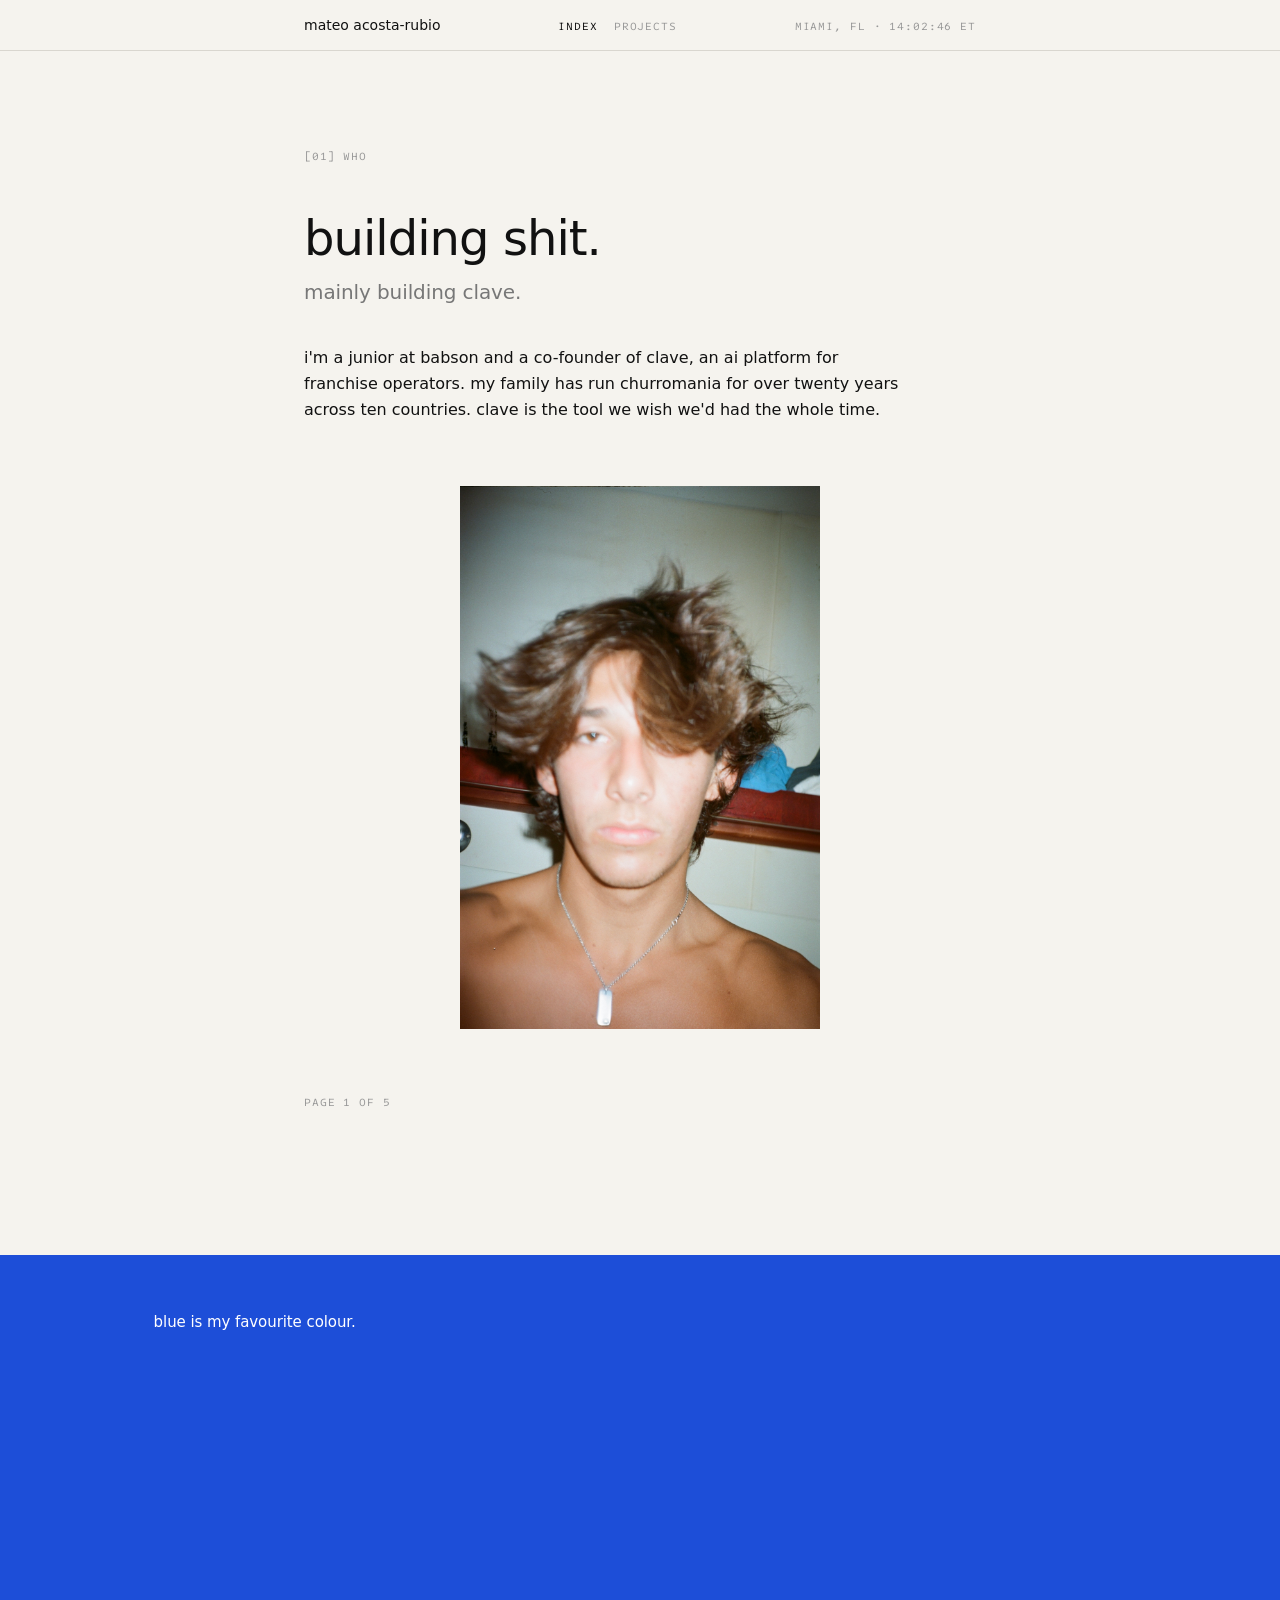
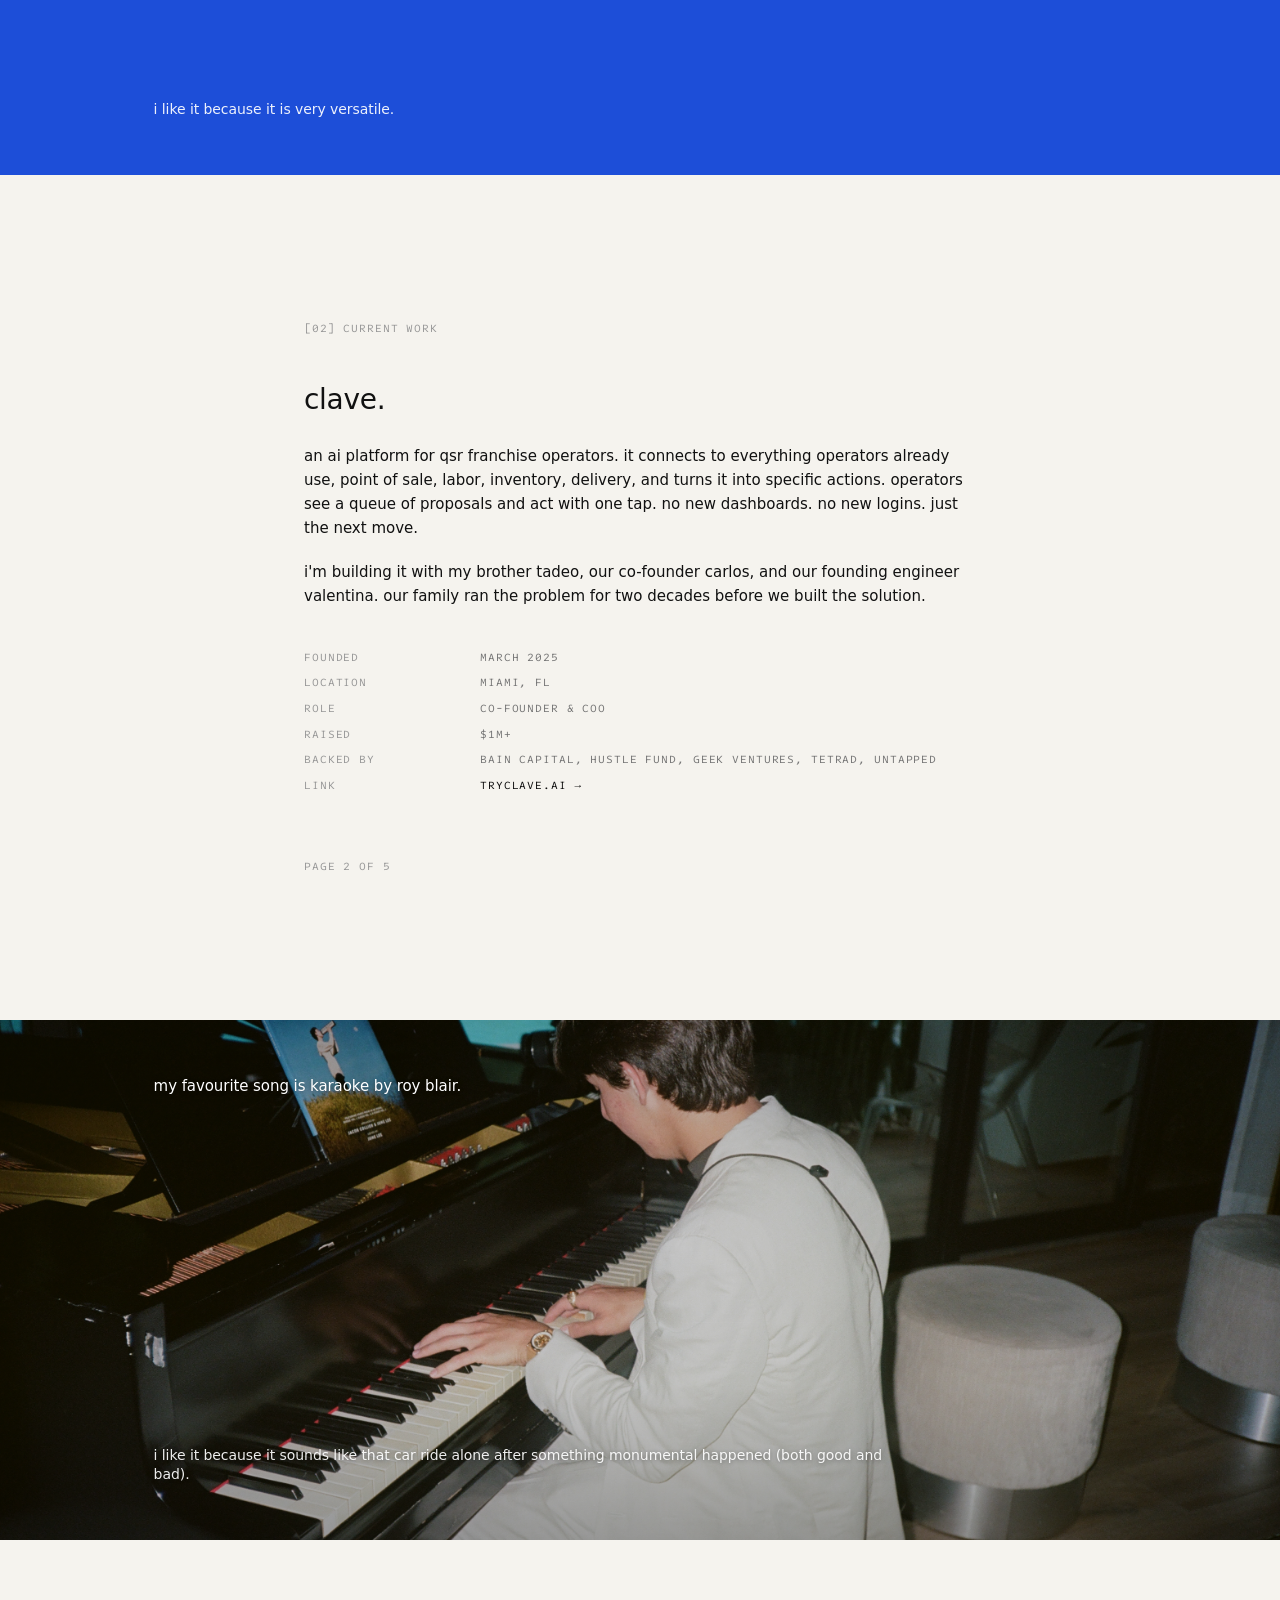
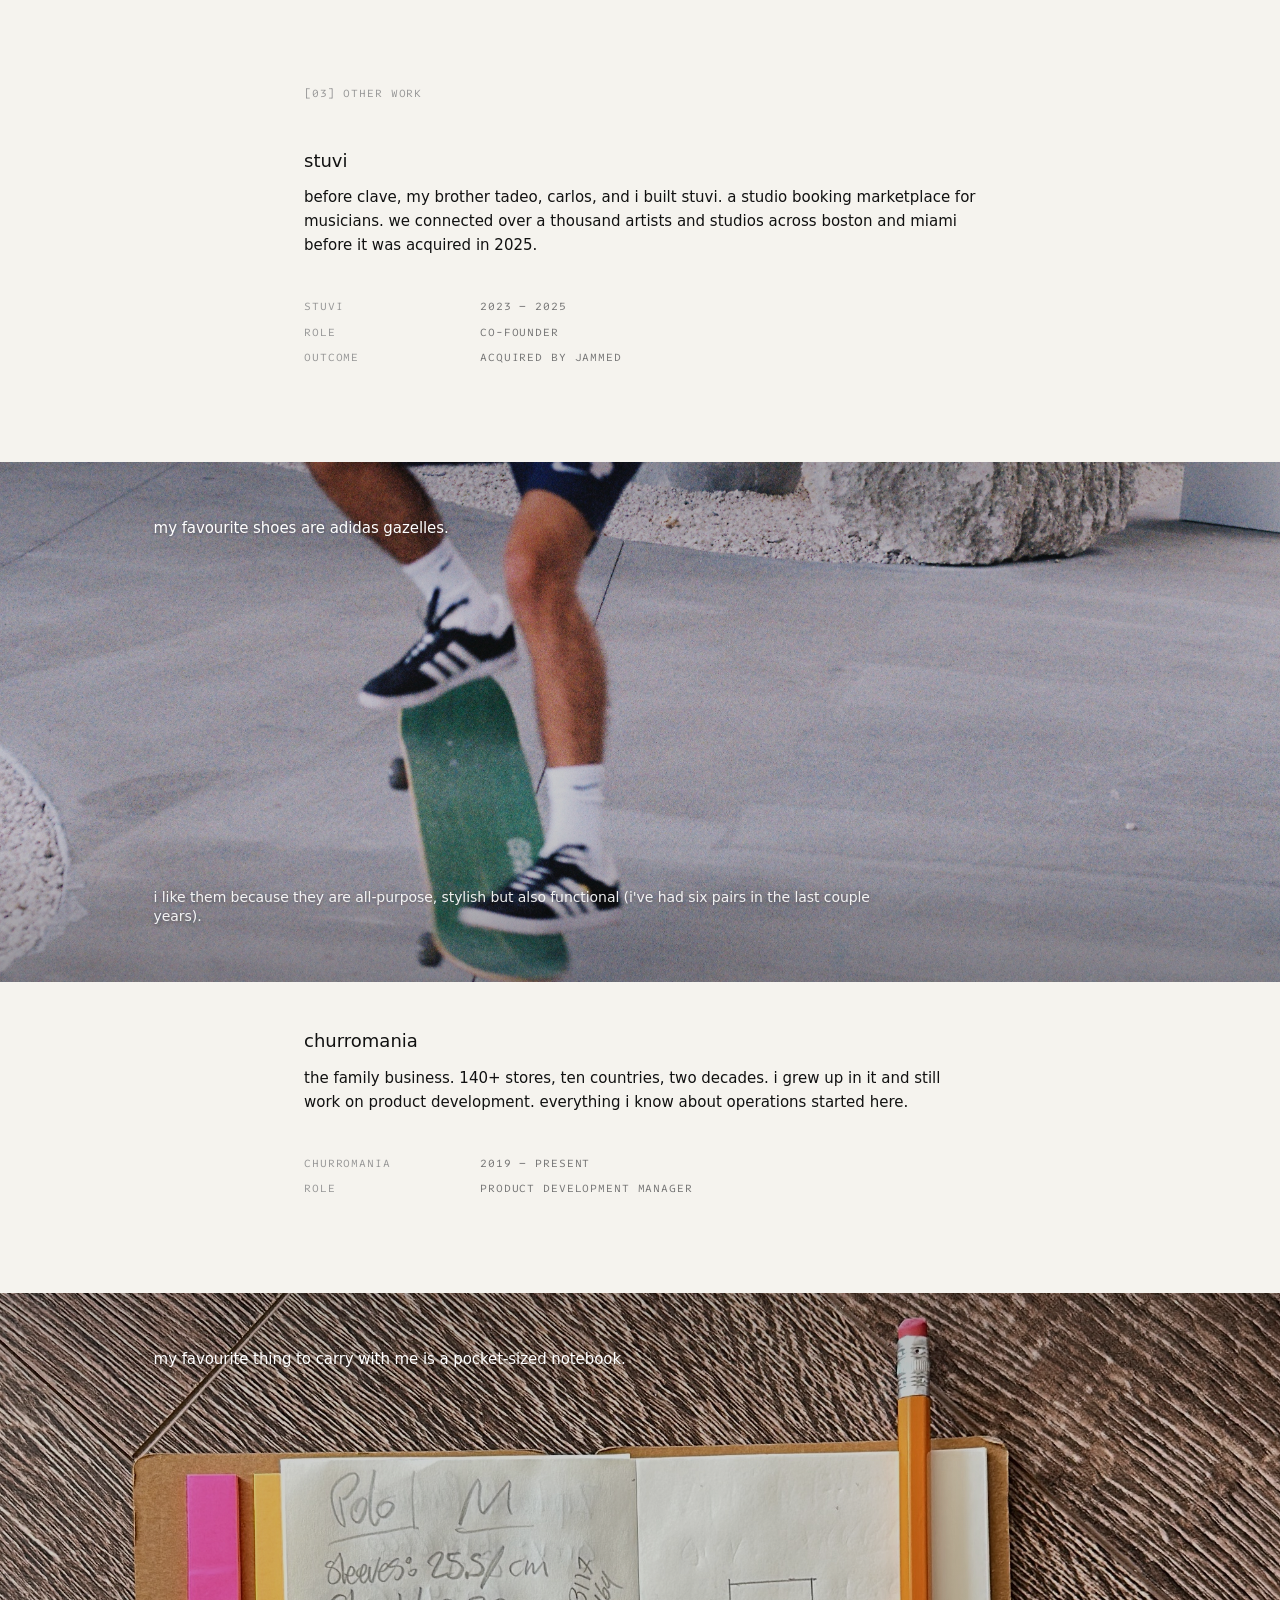
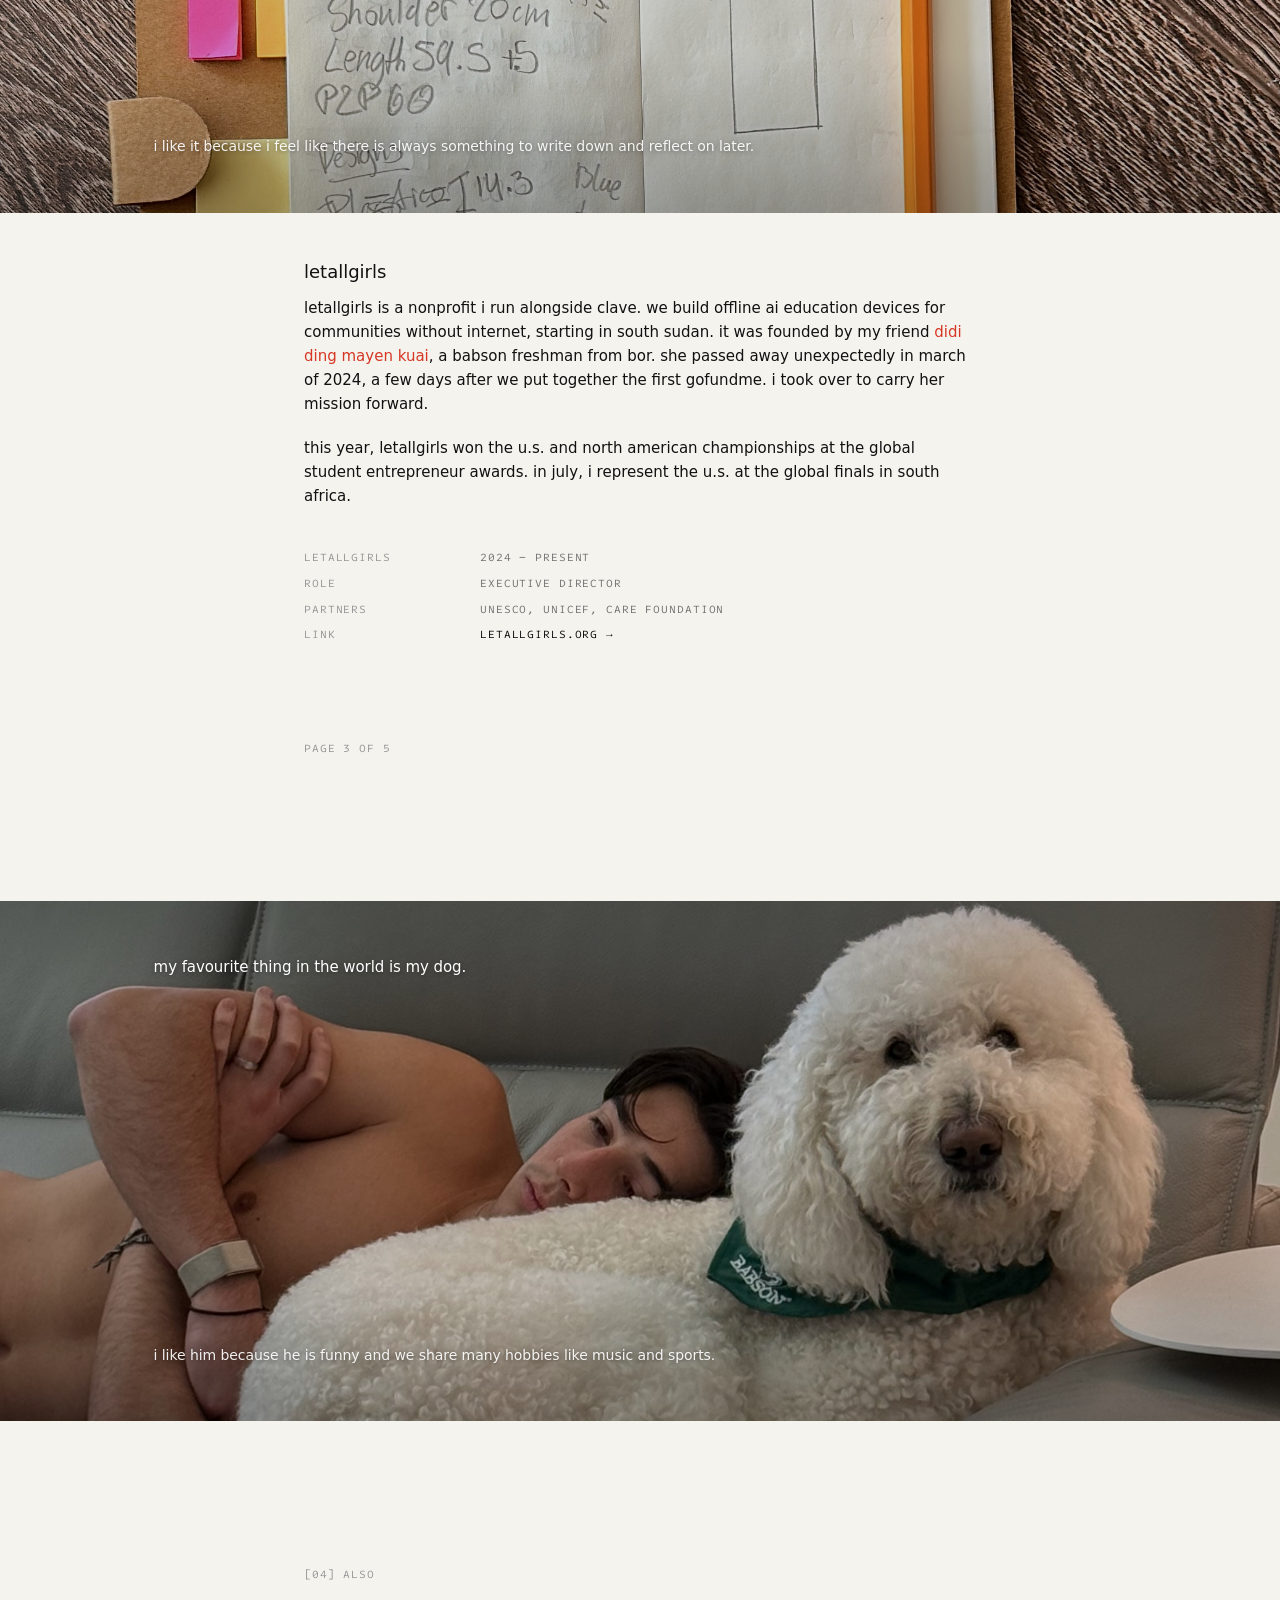
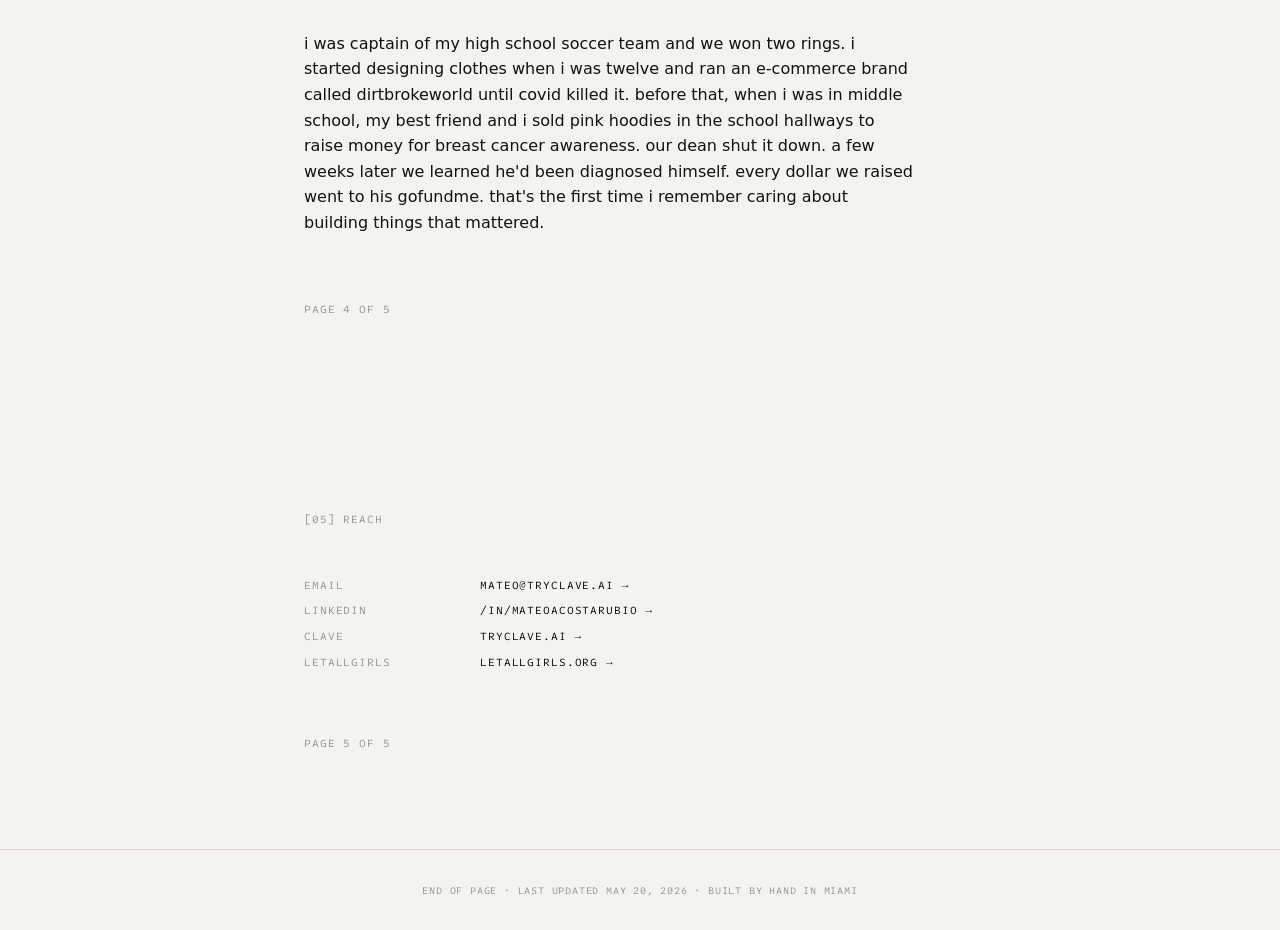
<file: index.html>
<!doctype html>
<html lang="en">
<head>
  <meta charset="utf-8">
  <meta name="viewport" content="width=device-width, initial-scale=1">
  <title>mateo acosta-rubio</title>
  <meta name="description" content="mateo acosta-rubio. co-founder of clave. executive director of letallgirls. miami.">

  <link rel="preconnect" href="https://api.fontshare.com" crossorigin>
  <link rel="preconnect" href="https://fonts.googleapis.com">
  <link rel="preconnect" href="https://fonts.gstatic.com" crossorigin>
  <link rel="stylesheet" href="https://api.fontshare.com/v2/css?f[]=switzer@400,500,600,700&display=swap">
  <link rel="stylesheet" href="https://fonts.googleapis.com/css2?family=Intel+One+Mono:wght@400;500;700&display=swap">

  <link rel="stylesheet" href="style.css">
</head>
<body>
  <header class="site">
    <div class="row">
      <div class="name">mateo acosta-rubio</div>
      <nav class="nav">
        <a href="index.html" class="here">INDEX</a>
        <a href="projects.html">PROJECTS</a>
      </nav>
      <div class="meta">MIAMI, FL · <span id="clock">--:--:-- ET</span></div>
    </div>
  </header>

  <main>

    <!-- [01] WHO -->
    <section id="who">
      <span class="mono label">[01] WHO</span>

      <h1 class="hero">building shit.</h1>
      <p class="subtitle">mainly building clave.</p>

      <p class="lede">i'm a junior at babson and a co-founder of clave, an ai platform for franchise operators. my family has run churromania for over twenty years across ten countries. clave is the tool we wish we'd had the whole time.</p>

      <img class="portrait" src="images/main.jpg" alt="mateo acosta-rubio">

      <span class="mono page-of">PAGE 1 OF 5</span>
    </section>

    <div class="slab">
      <p class="line line-top">blue is my favourite colour.</p>
      <p class="line line-bot">i like it because it is very versatile.</p>
    </div>

    <!-- [02] CURRENT WORK -->
    <section id="current-work">
      <span class="mono label">[02] CURRENT WORK</span>

      <h2 class="section-head">clave.</h2>

      <p>an ai platform for qsr franchise operators. it connects to everything operators already use, point of sale, labor, inventory, delivery, and turns it into specific actions. operators see a queue of proposals and act with one tap. no new dashboards. no new logins. just the next move.</p>

      <p>i'm building it with my brother tadeo, our co-founder carlos, and our founding engineer valentina. our family ran the problem for two decades before we built the solution.</p>

      <dl class="meta-block">
        <dt>FOUNDED</dt>      <dd>MARCH 2025</dd>
        <dt>LOCATION</dt>     <dd>MIAMI, FL</dd>
        <dt>ROLE</dt>         <dd>CO-FOUNDER &amp; COO</dd>
        <dt>RAISED</dt>       <dd>$1M+</dd>
        <dt>BACKED BY</dt>    <dd>BAIN CAPITAL, HUSTLE FUND, GEEK VENTURES, TETRAD, UNTAPPED</dd>
        <dt>LINK</dt>         <dd><a href="https://tryclave.ai">TRYCLAVE.AI →</a></dd>
      </dl>

      <span class="mono page-of">PAGE 2 OF 5</span>
    </section>

    <div class="slab slab--image slab--kareoke">
      <p class="line line-top">my favourite song is karaoke by roy blair.</p>
      <p class="line line-bot">i like it because it sounds like that car ride alone after something monumental happened (both good and bad).</p>
    </div>

    <!-- [03] OTHER WORK -->
    <section id="other-work">
      <span class="mono label">[03] OTHER WORK</span>

      <div class="block">
        <h3 class="sub-head">stuvi</h3>
        <p>before clave, my brother tadeo, carlos, and i built stuvi. a studio booking marketplace for musicians. we connected over a thousand artists and studios across boston and miami before it was acquired in 2025.</p>
        <dl class="meta-block">
          <dt>STUVI</dt>    <dd>2023 — 2025</dd>
          <dt>ROLE</dt>     <dd>CO-FOUNDER</dd>
          <dt>OUTCOME</dt>  <dd>ACQUIRED BY JAMMED</dd>
        </dl>
      </div>

      <div class="slab slab--image slab--gazelle">
        <p class="line line-top">my favourite shoes are adidas gazelles.</p>
        <p class="line line-bot">i like them because they are all-purpose, stylish but also functional (i've had six pairs in the last couple years).</p>
      </div>

      <div class="block">
        <h3 class="sub-head">churromania</h3>
        <p>the family business. 140+ stores, ten countries, two decades. i grew up in it and still work on product development. everything i know about operations started here.</p>
        <dl class="meta-block">
          <dt>CHURROMANIA</dt> <dd>2019 — PRESENT</dd>
          <dt>ROLE</dt>        <dd>PRODUCT DEVELOPMENT MANAGER</dd>
        </dl>
      </div>

      <div class="slab slab--image slab--notebook">
        <p class="line line-top">my favourite thing to carry with me is a pocket-sized notebook.</p>
        <p class="line line-bot">i like it because i feel like there is always something to write down and reflect on later.</p>
      </div>

      <div class="block">
        <h3 class="sub-head">letallgirls</h3>
        <p>letallgirls is a nonprofit i run alongside clave. we build offline ai education devices for communities without internet, starting in south sudan. it was founded by my friend <span class="accent">didi ding mayen kuai</span>, a babson freshman from bor. she passed away unexpectedly in march of 2024, a few days after we put together the first gofundme. i took over to carry her mission forward.</p>
        <p>this year, letallgirls won the u.s. and north american championships at the global student entrepreneur awards. in july, i represent the u.s. at the global finals in south africa.</p>
        <dl class="meta-block">
          <dt>LETALLGIRLS</dt> <dd>2024 — PRESENT</dd>
          <dt>ROLE</dt>        <dd>EXECUTIVE DIRECTOR</dd>
          <dt>PARTNERS</dt>    <dd>UNESCO, UNICEF, CARE FOUNDATION</dd>
          <dt>LINK</dt>        <dd><a href="https://letallgirls.org">LETALLGIRLS.ORG →</a></dd>
        </dl>
      </div>

      <span class="mono page-of">PAGE 3 OF 5</span>
    </section>

    <div class="slab slab--image slab--dog">
      <p class="line line-top">my favourite thing in the world is my dog.</p>
      <p class="line line-bot">i like him because he is funny and we share many hobbies like music and sports.</p>
    </div>

    <!-- [04] ALSO -->
    <section id="also">
      <span class="mono label">[04] ALSO</span>

      <p class="lede">i was captain of my high school soccer team and we won two rings. i started designing clothes when i was twelve and ran an e-commerce brand called dirtbrokeworld until covid killed it. before that, when i was in middle school, my best friend and i sold pink hoodies in the school hallways to raise money for breast cancer awareness. our dean shut it down. a few weeks later we learned he'd been diagnosed himself. every dollar we raised went to his gofundme. that's the first time i remember caring about building things that mattered.</p>

      <span class="mono page-of">PAGE 4 OF 5</span>
    </section>

    <!-- [05] REACH -->
    <section id="reach">
      <span class="mono label">[05] REACH</span>

      <dl class="meta-block">
        <dt>EMAIL</dt>       <dd><a href="mailto:mateo@tryclave.ai">MATEO@TRYCLAVE.AI →</a></dd>
        <dt>LINKEDIN</dt>    <dd><a href="https://linkedin.com/in/mateoacostarubio">/IN/MATEOACOSTARUBIO →</a></dd>
        <dt>CLAVE</dt>       <dd><a href="https://tryclave.ai">TRYCLAVE.AI →</a></dd>
        <dt>LETALLGIRLS</dt> <dd><a href="https://letallgirls.org">LETALLGIRLS.ORG →</a></dd>
      </dl>

      <span class="mono page-of">PAGE 5 OF 5</span>
    </section>

  </main>

  <footer class="site">
    END OF PAGE · LAST UPDATED MAY 20, 2026 · BUILT BY HAND IN MIAMI
  </footer>

  <script>
    (function () {
      var el = document.getElementById('clock');
      var fmt = new Intl.DateTimeFormat('en-US', {
        timeZone: 'America/New_York',
        hour: '2-digit',
        minute: '2-digit',
        second: '2-digit',
        hour12: false
      });
      function tick() {
        el.textContent = fmt.format(new Date()) + ' ET';
      }
      tick();
      setInterval(tick, 1000);
    })();
  </script>
</body>
</html>
</file>
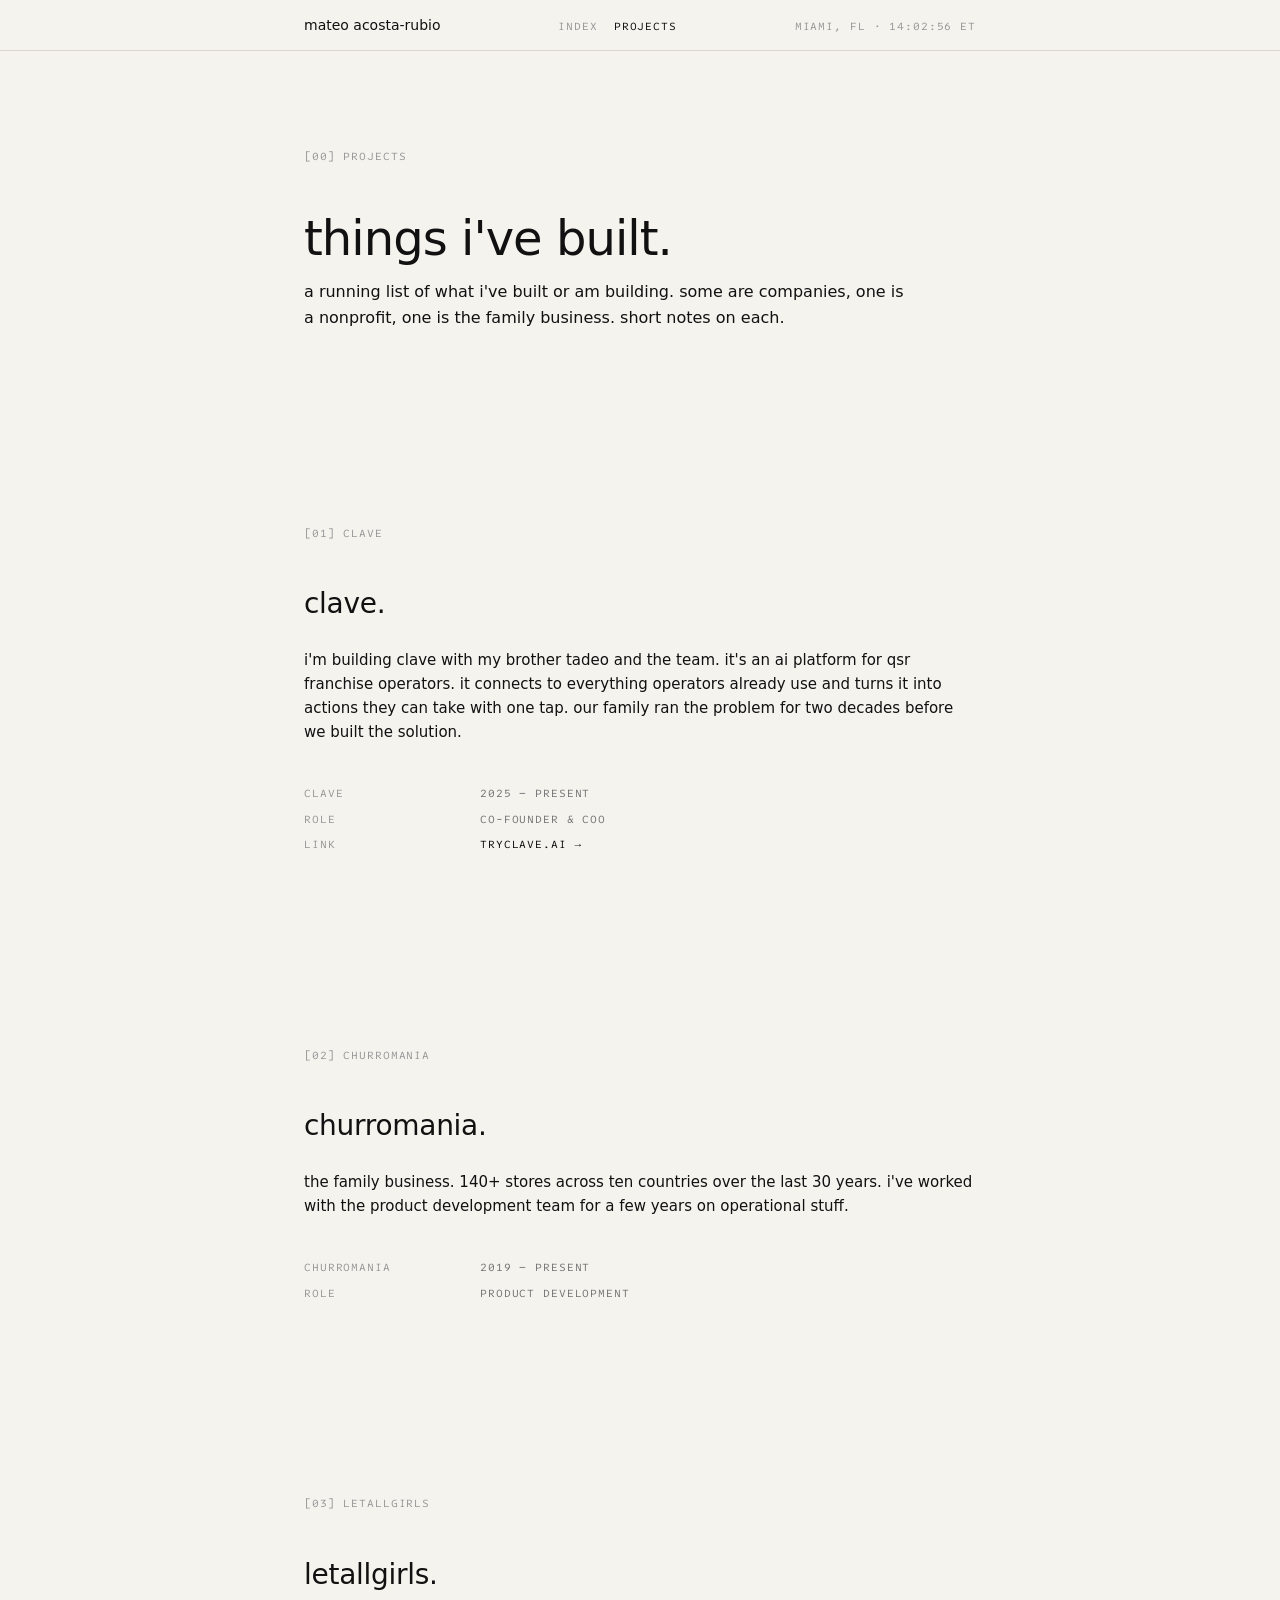
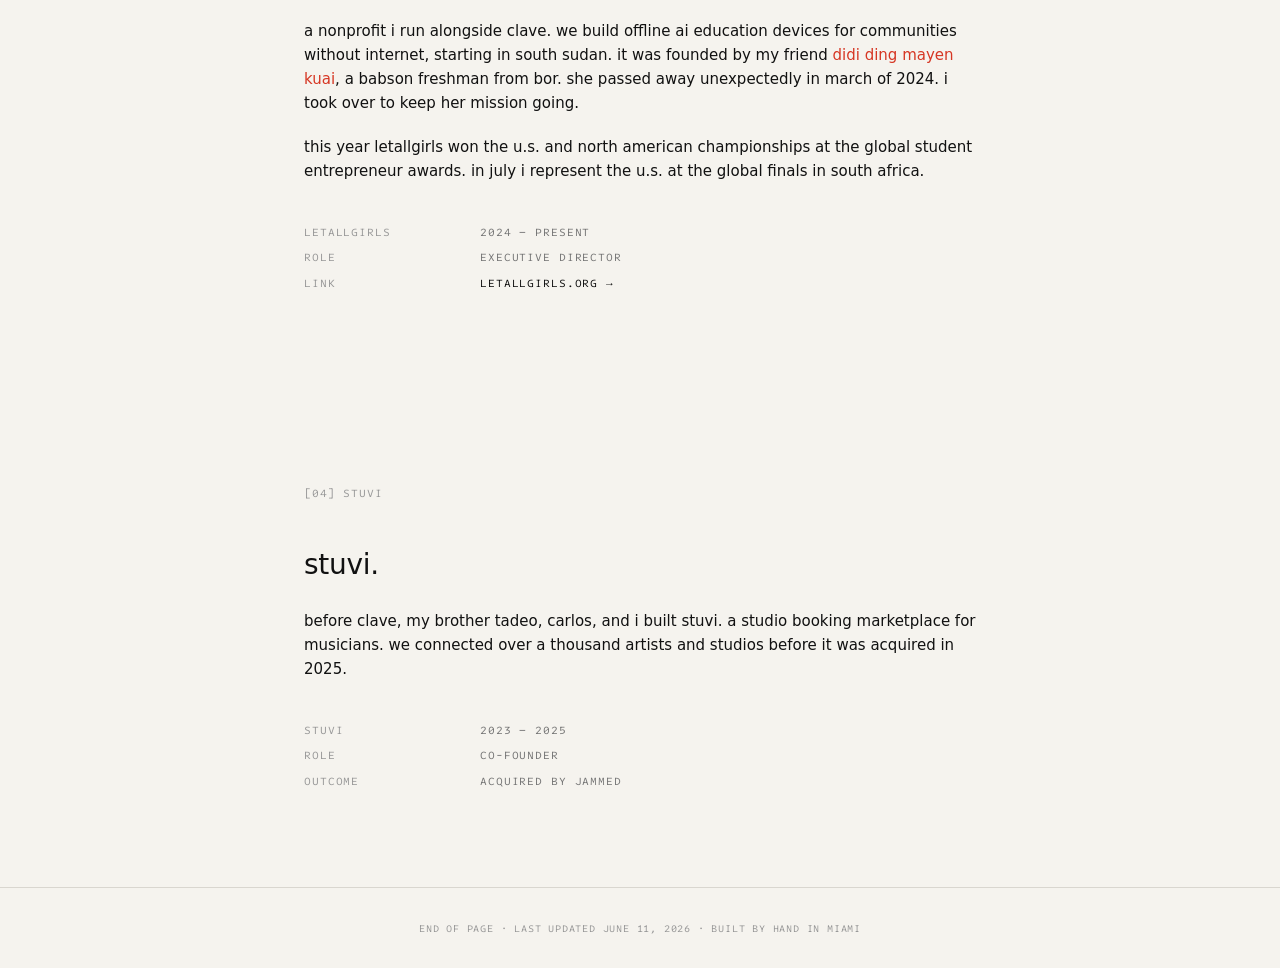
<file: projects.html>
<!doctype html>
<html lang="en">
<head>
  <meta charset="utf-8">
  <meta name="viewport" content="width=device-width, initial-scale=1">
  <title>projects · mateo acosta-rubio</title>
  <meta name="description" content="projects mateo acosta-rubio has built or is building. clave, churromania, letallgirls, stuvi.">

  <link rel="preconnect" href="https://api.fontshare.com" crossorigin>
  <link rel="preconnect" href="https://fonts.googleapis.com">
  <link rel="preconnect" href="https://fonts.gstatic.com" crossorigin>
  <link rel="stylesheet" href="https://api.fontshare.com/v2/css?f[]=switzer@400,500,600,700&display=swap">
  <link rel="stylesheet" href="https://fonts.googleapis.com/css2?family=Intel+One+Mono:wght@400;500;700&display=swap">

  <link rel="stylesheet" href="style.css">
</head>
<body>
  <header class="site">
    <div class="row">
      <div class="name">mateo acosta-rubio</div>
      <nav class="nav">
        <a href="index.html">INDEX</a>
        <a href="projects.html" class="here">PROJECTS</a>
      </nav>
      <div class="meta">MIAMI, FL · <span id="clock">--:--:-- ET</span></div>
    </div>
  </header>

  <main>

    <!-- [00] INTRO -->
    <section id="intro">
      <span class="mono label">[00] PROJECTS</span>

      <h1 class="hero">things i've built.</h1>
      <p class="lede">a running list of what i've built or am building. some are companies, one is a nonprofit, one is the family business. short notes on each.</p>
    </section>

    <!-- [01] CLAVE -->
    <section id="clave">
      <span class="mono label">[01] CLAVE</span>

      <h2 class="section-head">clave.</h2>

      <p>i'm building clave with my brother tadeo and the team. it's an ai platform for qsr franchise operators. it connects to everything operators already use and turns it into actions they can take with one tap. our family ran the problem for two decades before we built the solution.</p>

      <dl class="meta-block">
        <dt>CLAVE</dt>  <dd>2025 — PRESENT</dd>
        <dt>ROLE</dt>   <dd>CO-FOUNDER &amp; COO</dd>
        <dt>LINK</dt>   <dd><a href="https://tryclave.ai">TRYCLAVE.AI →</a></dd>
      </dl>
    </section>

    <!-- [02] CHURROMANIA -->
    <section id="churromania">
      <span class="mono label">[02] CHURROMANIA</span>

      <h2 class="section-head">churromania.</h2>

      <p>the family business. 140+ stores across ten countries over the last 30 years. i've worked with the product development team for a few years on operational stuff.</p>

      <dl class="meta-block">
        <dt>CHURROMANIA</dt> <dd>2019 — PRESENT</dd>
        <dt>ROLE</dt>        <dd>PRODUCT DEVELOPMENT</dd>
      </dl>
    </section>

    <!-- [03] LETALLGIRLS -->
    <section id="letallgirls">
      <span class="mono label">[03] LETALLGIRLS</span>

      <h2 class="section-head">letallgirls.</h2>

      <p>a nonprofit i run alongside clave. we build offline ai education devices for communities without internet, starting in south sudan. it was founded by my friend <span class="accent">didi ding mayen kuai</span>, a babson freshman from bor. she passed away unexpectedly in march of 2024. i took over to keep her mission going.</p>

      <p>this year letallgirls won the u.s. and north american championships at the global student entrepreneur awards. in july i represent the u.s. at the global finals in south africa.</p>

      <dl class="meta-block">
        <dt>LETALLGIRLS</dt> <dd>2024 — PRESENT</dd>
        <dt>ROLE</dt>        <dd>EXECUTIVE DIRECTOR</dd>
        <dt>LINK</dt>        <dd><a href="https://letallgirls.org">LETALLGIRLS.ORG →</a></dd>
      </dl>
    </section>

    <!-- [04] STUVI -->
    <section id="stuvi">
      <span class="mono label">[04] STUVI</span>

      <h2 class="section-head">stuvi.</h2>

      <p>before clave, my brother tadeo, carlos, and i built stuvi. a studio booking marketplace for musicians. we connected over a thousand artists and studios before it was acquired in 2025.</p>

      <dl class="meta-block">
        <dt>STUVI</dt>   <dd>2023 — 2025</dd>
        <dt>ROLE</dt>    <dd>CO-FOUNDER</dd>
        <dt>OUTCOME</dt> <dd>ACQUIRED BY JAMMED</dd>
      </dl>
    </section>

  </main>

  <footer class="site">
    END OF PAGE · LAST UPDATED JUNE 11, 2026 · BUILT BY HAND IN MIAMI
  </footer>

  <script>
    (function () {
      var el = document.getElementById('clock');
      var fmt = new Intl.DateTimeFormat('en-US', {
        timeZone: 'America/New_York',
        hour: '2-digit',
        minute: '2-digit',
        second: '2-digit',
        hour12: false
      });
      function tick() {
        el.textContent = fmt.format(new Date()) + ' ET';
      }
      tick();
      setInterval(tick, 1000);
    })();
  </script>
</body>
</html>
</file>
<file: style.css>
:root {
  --bg: #f5f3ee;
  --ink: #111;
  --ink-secondary: #777;
  --mono-label: #999;
  --accent: #d63623;
  --hairline: #d9d6cf;
}

*, *::before, *::after { box-sizing: border-box; }

html, body { margin: 0; padding: 0; }

body {
  font-family: 'Switzer', system-ui, -apple-system, sans-serif;
  font-weight: 400;
  color: var(--ink);
  background: var(--bg);
  font-size: 15px;
  line-height: 1.6;
  -webkit-font-smoothing: antialiased;
  -moz-osx-font-smoothing: grayscale;
  text-rendering: optimizeLegibility;
}

.mono {
  font-family: 'Intel One Mono', ui-monospace, SFMono-Regular, Menlo, monospace;
  text-transform: uppercase;
  letter-spacing: 0.08em;
  font-size: 11px;
  color: var(--mono-label);
  font-weight: 400;
}

a {
  color: inherit;
  text-decoration: none;
}
a:hover { text-decoration: underline; text-underline-offset: 3px; }

/* header */
header.site {
  position: sticky;
  top: 0;
  z-index: 10;
  background: var(--bg);
  border-bottom: 1px solid var(--hairline);
}
header.site .row {
  max-width: 720px;
  margin: 0 auto;
  padding: 14px 24px;
  display: flex;
  align-items: baseline;
  justify-content: space-between;
  gap: 16px;
}
header.site .name {
  font-size: 14px;
  font-weight: 500;
  color: var(--ink);
}
header.site .meta {
  font-family: 'Intel One Mono', ui-monospace, monospace;
  text-transform: uppercase;
  letter-spacing: 0.08em;
  font-size: 11px;
  color: var(--mono-label);
}
header.site .nav {
  font-family: 'Intel One Mono', ui-monospace, monospace;
  text-transform: uppercase;
  letter-spacing: 0.08em;
  font-size: 11px;
  display: flex;
  gap: 16px;
}
header.site .nav a { color: var(--mono-label); }
header.site .nav a.here { color: var(--ink); }
header.site .nav a:hover { color: var(--ink); }

/* layout */
main {
  max-width: 720px;
  margin: 0 auto;
  padding: 0 24px;
}

section {
  padding: 96px 0;
  border-bottom: 1px solid transparent;
}

.label {
  display: block;
  margin-bottom: 48px;
}

.page-of {
  display: block;
  margin-top: 64px;
}

/* type */
.hero {
  font-family: 'Switzer', system-ui, sans-serif;
  font-weight: 500;
  font-size: clamp(32px, 5.5vw, 48px);
  line-height: 1.05;
  letter-spacing: -0.02em;
  margin: 0 0 16px 0;
  color: var(--ink);
}

.subtitle {
  font-family: 'Switzer', system-ui, sans-serif;
  font-weight: 400;
  font-size: clamp(17px, 2vw, 20px);
  line-height: 1.3;
  color: var(--ink-secondary);
  margin: 0 0 40px 0;
  letter-spacing: -0.005em;
}

.lede {
  font-size: 16px;
  line-height: 1.6;
  max-width: 60ch;
  color: var(--ink);
  margin: 0;
}

h2.section-head {
  font-family: 'Switzer', system-ui, sans-serif;
  font-weight: 500;
  font-size: clamp(22px, 3vw, 28px);
  line-height: 1.1;
  letter-spacing: -0.01em;
  margin: 0 0 28px 0;
}

h3.sub-head {
  font-family: 'Switzer', system-ui, sans-serif;
  font-weight: 500;
  font-size: 18px;
  line-height: 1.2;
  margin: 0 0 14px 0;
}

p { margin: 0 0 20px 0; }
p:last-child { margin-bottom: 0; }

/* metadata block */
dl.meta-block {
  font-family: 'Intel One Mono', ui-monospace, monospace;
  text-transform: uppercase;
  letter-spacing: 0.08em;
  font-size: 11px;
  color: var(--ink-secondary);
  display: grid;
  grid-template-columns: 160px 1fr;
  row-gap: 8px;
  column-gap: 16px;
  margin: 40px 0 0 0;
}
dl.meta-block dt {
  color: var(--mono-label);
  font-weight: 400;
}
dl.meta-block dd {
  margin: 0;
  color: var(--ink-secondary);
}
dl.meta-block dd a { color: var(--ink); }

/* sub-blocks inside section 03 */
.block {
  margin-bottom: 96px;
}
.block:last-child { margin-bottom: 0; }

.accent { color: var(--accent); }

/* portrait */
.portrait {
  display: block;
  width: 100%;
  max-width: 360px;
  height: auto;
  margin: 64px auto 0 auto;
}

/* footer */
footer.site {
  border-top: 1px solid var(--hairline);
  padding: 32px 24px;
  text-align: center;
  font-family: 'Intel One Mono', ui-monospace, monospace;
  text-transform: uppercase;
  letter-spacing: 0.08em;
  font-size: 10px;
  color: var(--mono-label);
}

/* slab interludes */
.slab {
  position: relative;
  width: 100vw;
  left: 50%;
  margin-left: -50vw;
  height: 60vh;
  min-height: 380px;
  max-height: 520px;
  color: #ffffff;
  overflow: hidden;
  margin-top: 48px;
  margin-bottom: 48px;
  background-color: #1d4ed8;
  background-size: cover;
  background-position: center center;
  background-repeat: no-repeat;
}
.slab--image::after {
  content: '';
  position: absolute;
  inset: 0;
  background: linear-gradient(to bottom,
    rgba(0, 0, 0, 0.30) 0%,
    rgba(0, 0, 0, 0.18) 30%,
    rgba(0, 0, 0, 0.18) 70%,
    rgba(0, 0, 0, 0.36) 100%);
  pointer-events: none;
}
.slab .line {
  position: absolute;
  left: 12%;
  max-width: 60%;
  font-family: 'Switzer', system-ui, sans-serif;
  color: #ffffff;
  letter-spacing: -0.005em;
  margin: 0;
  z-index: 1;
}
.slab--image .line { text-shadow: 0 1px 4px rgba(0, 0, 0, 0.35); }
.slab .line-top {
  top: 11%;
  font-weight: 500;
  font-size: 15px;
  line-height: 1.3;
}
.slab .line-bot {
  bottom: 11%;
  font-weight: 400;
  font-size: 14px;
  line-height: 1.3;
  color: rgba(255, 255, 255, 0.92);
}

/* slab background images. used to be inline style attributes, moved here as classes. */
.slab--kareoke { background-image: url('images/kareoke.jpg'); }
.slab--gazelle { background-image: url('images/gazelle.jpg'); }
.slab--notebook { background-image: url('images/notebook.jpg'); }
.slab--dog { background-image: url('images/dog.jpg'); }

/* mobile */
@media (max-width: 600px) {
  section { padding: 56px 0; }
  .hero { font-size: clamp(28px, 9vw, 36px); }
  .subtitle { font-size: 16px; margin-bottom: 32px; }
  .lede { font-size: 15px; }
  h2.section-head { font-size: 22px; }
  h3.sub-head { font-size: 17px; }
  dl.meta-block {
    grid-template-columns: 120px 1fr;
    column-gap: 12px;
    font-size: 10px;
  }
  header.site .row {
    padding: 12px 20px;
    flex-wrap: wrap;
    gap: 8px 16px;
  }
  header.site .name { font-size: 13px; }
  header.site .meta { font-size: 10px; }
  header.site .nav { font-size: 10px; }
  main { padding: 0 20px; }
  .slab {
    height: 52vh;
    min-height: 340px;
    max-height: 440px;
    margin-top: 32px;
    margin-bottom: 32px;
  }
  .slab .line { left: 8%; max-width: 80%; }
  .slab .line-top { font-size: 14px; }
  .slab .line-bot { font-size: 13px; }
}
</file>
